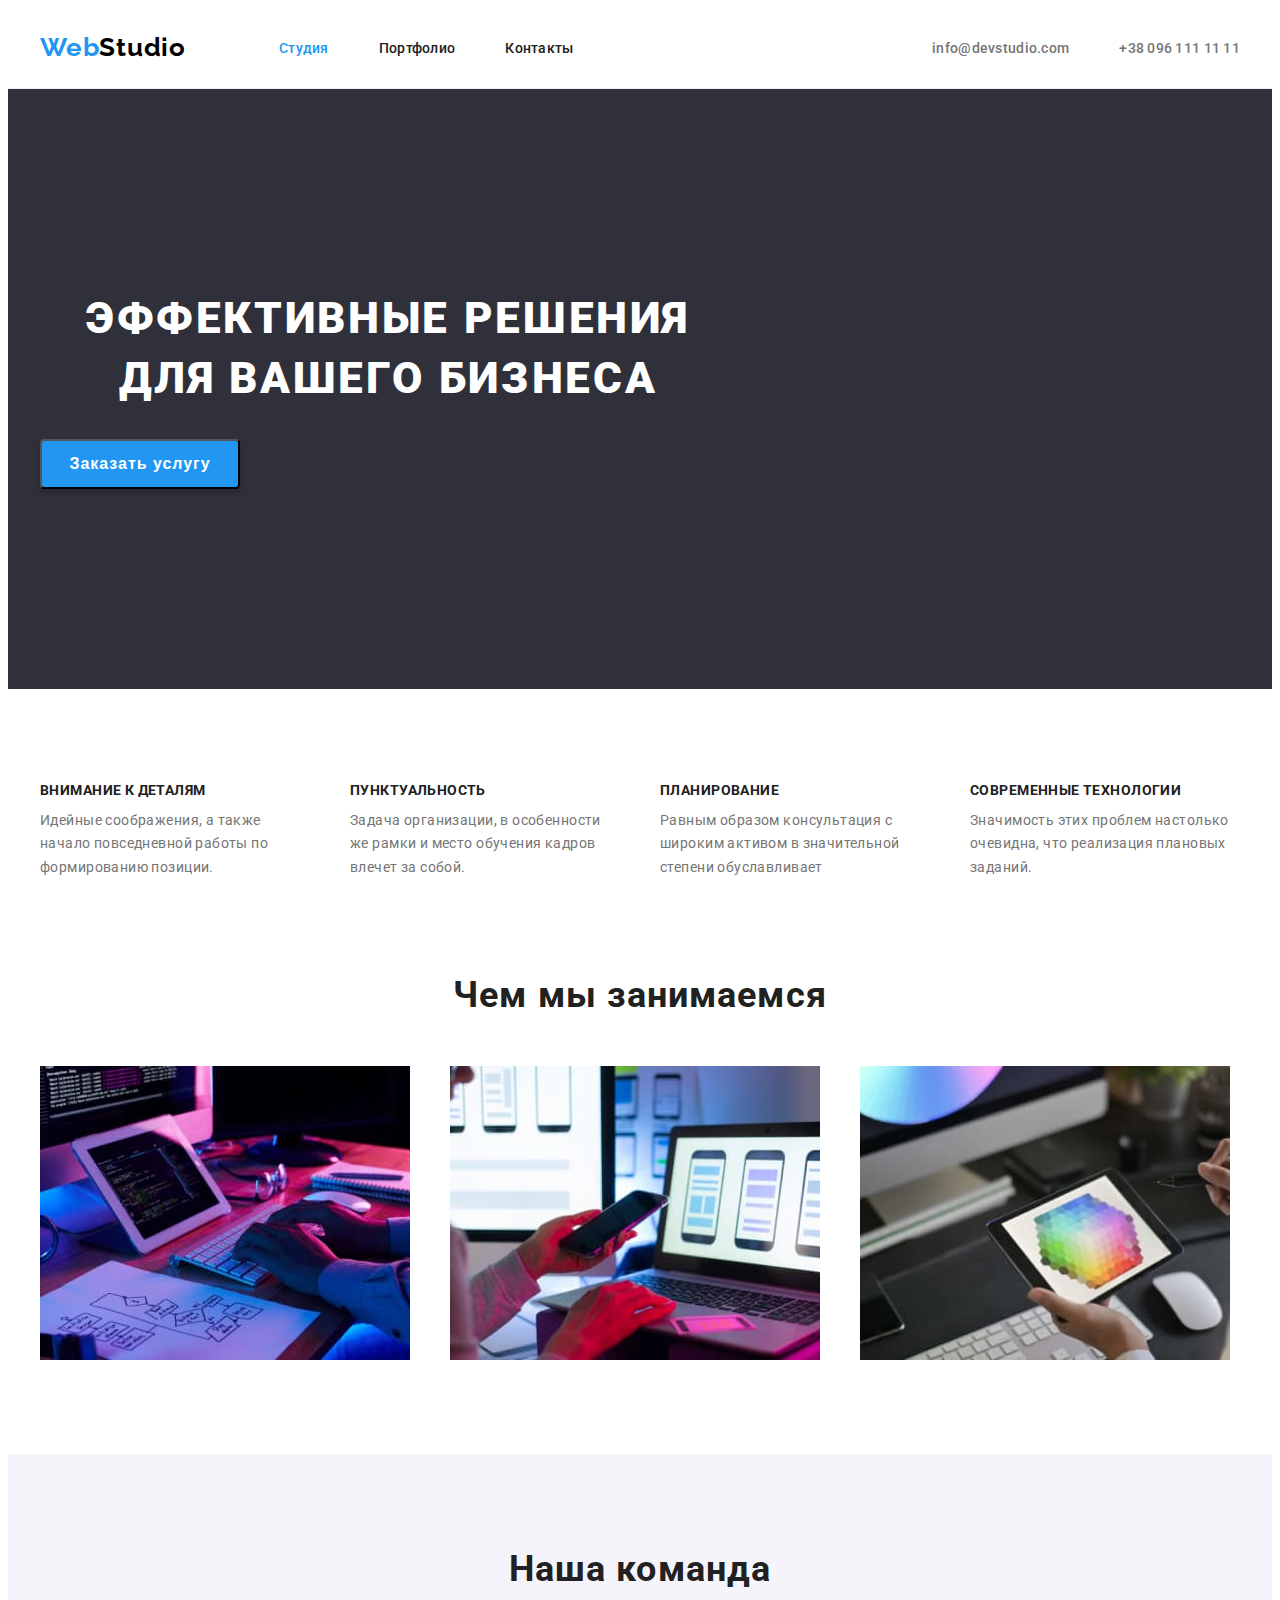
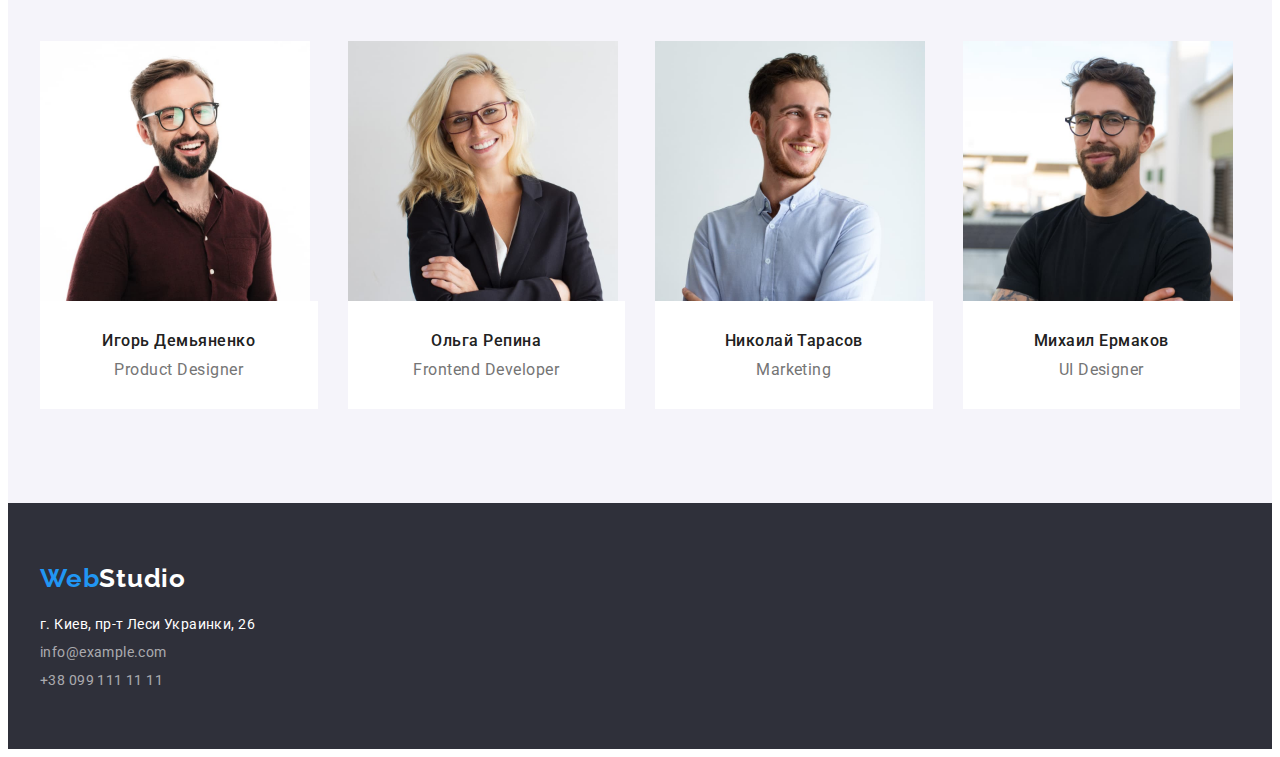
<file: index.html>
<!DOCTYPE html>
<html lang="ru">
  <head>
    <meta charset="UTF-8" />
    <meta http-equiv="X-UA-Compatible" content="IE=edge" />
    <meta name="viewport" content="width=device-width, initial-scale=1.0" />
    <link rel="preconnect" href="https://fonts.googleapis.com" />
    <link rel="preconnect" href="https://fonts.gstatic.com" crossorigin />
    <link
      href="https://fonts.googleapis.com/css2?family=Raleway:wght@700&family=Roboto:wght@400;500;700;900&display=swap"
      rel="stylesheet"
    />
    <title>Web Studio</title>
    <link
      rel="stylesheet"
      href="https://cdnjs.cloudflare.com/ajax/libs/modern-normalize/1.1.0/modern-normalize.min.css"
      integrity="sha512-wpPYUAdjBVSE4KJnH1VR1HeZfpl1ub8YT/NKx4PuQ5NmX2tKuGu6U/JRp5y+Y8XG2tV+wKQpNHVUX03MfMFn9Q=="
      crossorigin="anonymous"
      referrerpolicy="no-referrer"
    />
    <link rel="stylesheet" href="./css/style.css" />
  </head>
  <body>
    <!-- header -->
    <header class="header">
      <div class="container">
        <a class="link logo first-logo-color header-logo" href="./index.html"
          >Web<span class="second-logo-color">Studio</span></a
        >
        <nav>
          <ul class="list header-nav-list">
            <li class="header-item">
              <a class="link main-nav main-nav-active" href="index.html">Студия</a>
            </li>
            <li class="header-item">
              <a class="link main-nav" href="portfolio.html">Портфолио</a>
            </li>
            <li class="header-item"><a class="link main-nav" href="">Контакты</a></li>
          </ul>
        </nav>
        <ul class="list feedback-content-list">
          <li class="feedback-item">
            <a class="link feedback" href="mailto:info@devstudio.com">info@devstudio.com</a>
          </li>
          <li class="feedback-item">
            <a class="link feedback" href="tel:+380961111111">+38 096 111 11 11</a>
          </li>
        </ul>
      </div>
    </header>
    <!-- main -->
    <main>
      <!-- section-1 -->
      <section class="main-section">
        <div class="container">
          <h1 class="main-section-text">Эффективные решения для вашего бизнеса</h1>
          <button class="main-section-btn" type="button">Заказать услугу</button>
        </div>
      </section>
      <!-- section-2 -->
      <section class="section">
        <div class="container">
          <h2 class="visually-hidden">Наши преимущества</h2>
          <ul class="list feature-content">
            <li>
              <h3 class="feature">Внимание к деталям</h3>
              <p class="feature-title">
                Идейные соображения, а также начало повседневной работы по формированию позиции.
              </p>
            </li>
            <li>
              <h3 class="feature">Пунктуальность</h3>
              <p class="feature-title">
                Задача организации, в особенности же рамки и место обучения кадров влечет за собой.
              </p>
            </li>
            <li>
              <h3 class="feature">Планирование</h3>
              <p class="feature-title">
                Равным образом консультация с широким активом в значительной степени обуславливает
              </p>
            </li>
            <li>
              <h3 class="feature">Современные технологии</h3>
              <p class="feature-title">
                Значимость этих проблем настолько очевидна, что реализация плановых заданий.
              </p>
            </li>
          </ul>
        </div>
      </section>
      <!-- section-3 -->
      <section class="section-about section">
        <div class="container">
          <h2 class="about">Чем мы занимаемся</h2>
          <ul class="list about-content">
            <li class="about-item">
              <img
                src="./image/sec1-img1.jpg"
                alt="человек кодит на пк"
                width="370"
                height="294"
                class="about-img"
              />
            </li>
            <li class="about-item">
              <img
                src="./image/sec1-img2.jpg"
                alt="девушка сидит в ноутбуке"
                width="370"
                height="294"
                class="about-img"
              />
            </li>
            <li class="about-item">
              <img
                src="./image/sec1-img3.jpg"
                alt="девушка работает с палитрой"
                width="370"
                height="294"
                class="about-img"
              />
            </li>
          </ul>
        </div>
      </section>
      <!-- section-4 -->
      <section class="our-team-bg section">
        <div class="container">
          <h2 class="about">Наша команда</h2>
          <ul class="list worker-list">
            <li class="worker-item">
              <img src="./image/worker-man-1.jpg" alt="мужчина в очках" width="270" height="260" />
              <div class="worker-content">
                <h3 class="worker worker-name">Игорь Демьяненко</h3>
                <p class="worker worker-job" lang="en">Product Designer</p>
              </div>
            </li>
            <li class="worker-item">
              <img src="./image/worker-woman.jpg" alt="девушка в очках" width="270" height="260" />
              <div class="worker-content">
                <h3 class="worker worker-name">Ольга Репина</h3>
                <p class="worker worker-job" lang="en">Frontend Developer</p>
              </div>
            </li>
            <li class="worker-item">
              <img src="./image/worker-man-2.jpg" alt="парень" width="270" height="260" />
              <div class="worker-content">
                <h3 class="worker worker-name">Николай Тарасов</h3>
                <p class="worker worker-job" lang="en">Marketing</p>
              </div>
            </li>
            <li class="worker-item">
              <img src="./image/worker-man-3.jpg" alt="парень в очках" width="270" height="260" />
              <div class="worker-content">
                <h3 class="worker worker-name">Михаил Ермаков</h3>
                <p class="worker worker-job" lang="en">UI Designer</p>
              </div>
            </li>
          </ul>
        </div>
      </section>
    </main>
    <!-- footer -->
    <footer class="footer-bg">
      <div class="container">
        <a class="link logo first-logo-color" href="./index.html"
          >Web<span class="footer-logo-color">Studio</span></a
        >
        <address class="address-content">
          <ul class="list">
            <li class="address-item">
              <a
                class="link addres addres-map"
                href="https://www.google.com/maps/place/%D0%B1%D1%83%D0%BB%D1%8C%D0%B2%D0%B0%D1%80+%D0%9B%D0%B5%D1%81%D1%96+%D0%A3%D0%BA%D1%80%D0%B0%D1%97%D0%BD%D0%BA%D0%B8,+26,+%D0%9A%D0%B8%D1%97%D0%B2,+02000/@50.4265807,30.5361971,17z/data=!3m1!4b1!4m5!3m4!1s0x40d4cf0e033ecbe9:0x57a4dffefec77da0!8m2!3d50.4265807!4d30.5383858"
                >г. Киев, пр-т Леси Украинки, 26</a
              >
            </li>
            <li class="address-item">
              <a class="link addres addres-feedback" href="mailto:info@example.com"
                >info@example.com</a
              >
            </li>
            <li class="address-item">
              <a class="link addres addres-feedback" href="tel:+380991111111">+38 099 111 11 11</a>
            </li>
          </ul>
        </address>
      </div>
    </footer>
  </body>
</html>
</file>
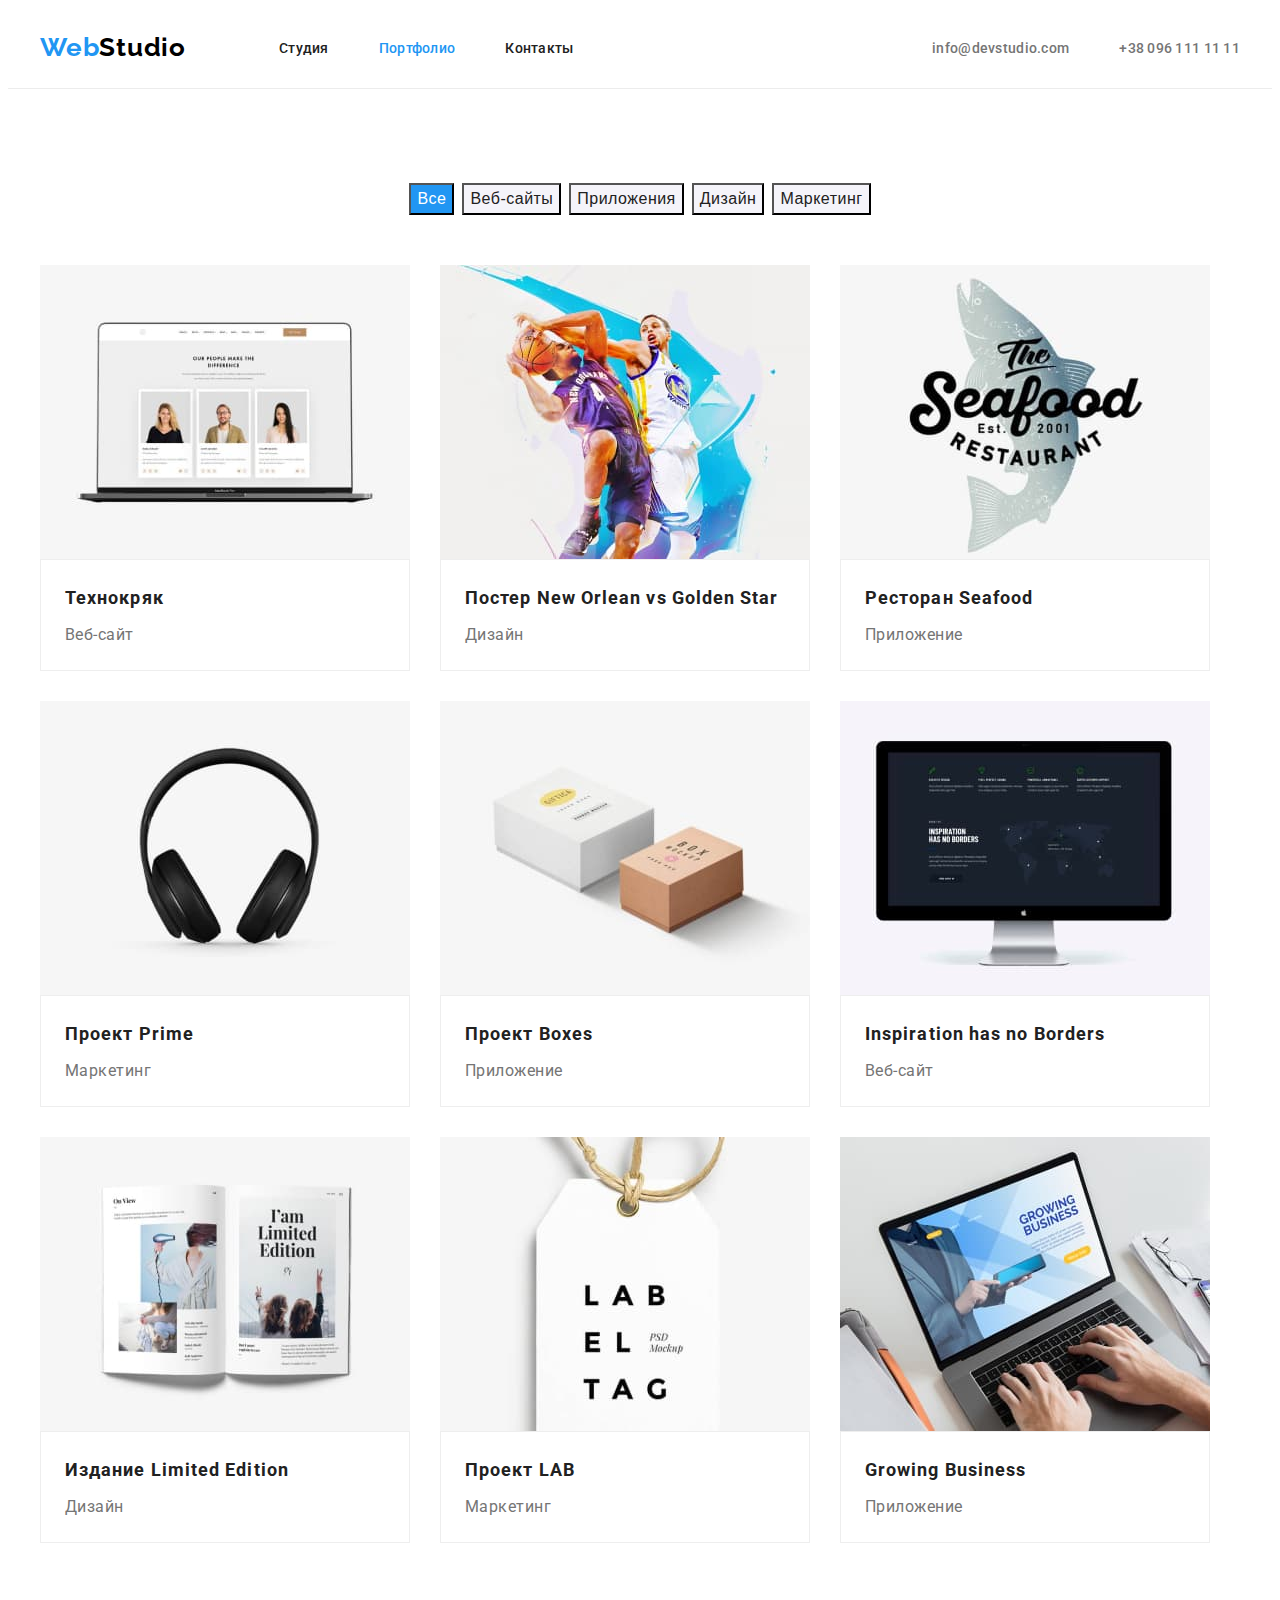
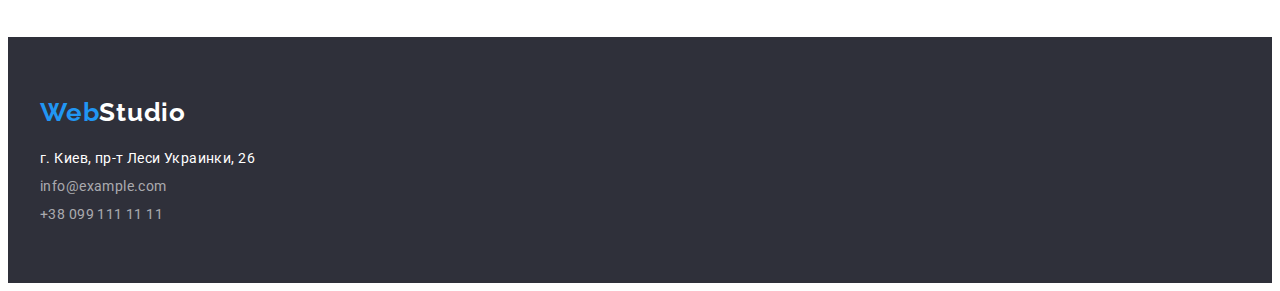
<file: portfolio.html>
<!DOCTYPE html>
<html lang="ru">
  <head>
    <meta charset="UTF-8" />
    <meta http-equiv="X-UA-Compatible" content="IE=edge" />
    <meta name="viewport" content="width=device-width, initial-scale=1.0" />
    <link rel="preconnect" href="https://fonts.googleapis.com" />
    <link rel="preconnect" href="https://fonts.gstatic.com" crossorigin />
    <link
      href="https://fonts.googleapis.com/css2?family=Raleway:wght@700&family=Roboto:wght@400;500;700;900&display=swap"
      rel="stylesheet"
    />
    <title>Portfolio</title>
    <link
      rel="stylesheet"
      href="https://cdnjs.cloudflare.com/ajax/libs/modern-normalize/1.1.0/modern-normalize.min.css"
      integrity="sha512-wpPYUAdjBVSE4KJnH1VR1HeZfpl1ub8YT/NKx4PuQ5NmX2tKuGu6U/JRp5y+Y8XG2tV+wKQpNHVUX03MfMFn9Q=="
      crossorigin="anonymous"
      referrerpolicy="no-referrer"
    />
    <link rel="stylesheet" href="./css/style.css" />
  </head>
  <body>
    <!-- header -->
    <header class="header">
      <div class="container">
        <a class="link logo first-logo-color header-logo" href="./index.html"
          >Web<span class="second-logo-color">Studio</span></a
        >
        <nav>
          <ul class="list header-nav-list">
            <li class="header-item">
              <a class="link main-nav" href="index.html">Студия</a>
            </li>
            <li class="header-item">
              <a class="link main-nav main-nav-active" href="portfolio.html">Портфолио</a>
            </li>
            <li class="header-item"><a class="link main-nav" href="">Контакты</a></li>
          </ul>
        </nav>
        <ul class="list feedback-content-list">
          <li class="feedback-item">
            <a class="link feedback" href="mailto:info@devstudio.com">info@devstudio.com</a>
          </li>
          <li class="feedback-item">
            <a class="link feedback" href="tel:+380961111111">+38 096 111 11 11</a>
          </li>
        </ul>
      </div>
    </header>
    <!-- main -->
    <main>
      <section class="section">
        <div class="container">
          <h1 class="visually-hidden">Проекты</h1>
          <ul class="list filter-list">
            <li class="filter-item">
              <button class="filter-btn filter-btn-active" type="button">Все</button>
            </li>
            <li class="filter-item"><button class="filter-btn" type="button">Веб-сайты</button></li>
            <li class="filter-item">
              <button class="filter-btn" type="button">Приложения</button>
            </li>
            <li class="filter-item"><button class="filter-btn" type="button">Дизайн</button></li>
            <li class="filter-item"><button class="filter-btn" type="button">Маркетинг</button></li>
          </ul>
          <ul class="list project-list">
            <li class="project-item">
              <img src="./image/techocrak.jpg" alt="ноутбук" width="370" height="294" />
              <div class="project-content">
                <h2 class="project-name">Технокряк</h2>
                <p class="project-kind">Веб-сайт</p>
              </div>
            </li>
            <li class="project-item">
              <img src="./image/poster.jpg" alt="постер" width="370" height="294" />
              <div class="project-content">
                <h2 class="project-name">Постер New Orlean vs Golden Star</h2>
                <p class="project-kind">Дизайн</p>
              </div>
            </li>
            <li class="project-item">
              <img
                src="./image/restaurant-logo.jpg"
                alt="лого ресторана"
                width="370"
                height="294"
              />
              <div class="project-content">
                <h2 class="project-name">Ресторан Seafood</h2>
                <p class="project-kind">Приложение</p>
              </div>
            </li>
            <li class="project-item">
              <img src="./image/prime.jpg" alt="навушники" width="370" height="294" />
              <div class="project-content">
                <h2 class="project-name">Проект Prime</h2>
                <p class="project-kind">Маркетинг</p>
              </div>
            </li>
            <li class="project-item">
              <img src="./image/boxes.jpg" alt="коробки" width="370" height="294" />
              <div class="project-content">
                <h2 class="project-name">Проект Boxes</h2>
                <p class="project-kind">Приложение</p>
              </div>
            </li>
            <li class="project-item">
              <img src="./image/tv.jpg" alt="монітор" width="370" height="294" />
              <div class="project-content">
                <h2 class="project-name">Inspiration has no Borders</h2>
                <p class="project-kind">Веб-сайт</p>
              </div>
            </li>
            <li class="project-item">
              <img src="./image/book.jpg" alt="книга" width="370" height="294" />
              <div class="project-content">
                <h2 class="project-name">Издание Limited Edition</h2>
                <p class="project-kind">Дизайн</p>
              </div>
            </li>
            <li class="project-item">
              <img src="./image/lab.jpg" alt="бірка" width="370" height="294" />
              <div class="project-content">
                <h2 class="project-name">Проект LAB</h2>
                <p class="project-kind">Маркетинг</p>
              </div>
            </li>
            <li class="project-item">
              <img src="./image/laptop.jpg" alt="ноутбук2" width="370" height="294" />
              <div class="project-content">
                <h2 class="project-name">Growing Business</h2>
                <p class="project-kind">Приложение</p>
              </div>
            </li>
          </ul>
        </div>
      </section>
    </main>
    <!-- footer -->
    <footer class="footer-bg">
      <div class="container">
        <a class="link logo first-logo-color" href="./index.html"
          >Web<span class="footer-logo-color">Studio</span></a
        >
        <address class="address-content">
          <ul class="list">
            <li class="address-item">
              <a
                class="link addres addres-map"
                href="https://www.google.com/maps/place/%D0%B1%D1%83%D0%BB%D1%8C%D0%B2%D0%B0%D1%80+%D0%9B%D0%B5%D1%81%D1%96+%D0%A3%D0%BA%D1%80%D0%B0%D1%97%D0%BD%D0%BA%D0%B8,+26,+%D0%9A%D0%B8%D1%97%D0%B2,+02000/@50.4265807,30.5361971,17z/data=!3m1!4b1!4m5!3m4!1s0x40d4cf0e033ecbe9:0x57a4dffefec77da0!8m2!3d50.4265807!4d30.5383858"
                >г. Киев, пр-т Леси Украинки, 26</a
              >
            </li>
            <li class="address-item">
              <a class="link addres addres-feedback" href="mailto:info@example.com"
                >info@example.com</a
              >
            </li>
            <li class="address-item">
              <a class="link addres addres-feedback" href="tel:+380991111111">+38 099 111 11 11</a>
            </li>
          </ul>
        </address>
      </div>
    </footer>
  </body>
</html>
</file>
<file: css/style.css>
:root {
    --first-text: #212121;
    --secont-text: #757575;
    --accent: #2196F3;
}

body {
    color: var(--first-text);
    font-family: 'Roboto',
        sans-serif;
}

p,
h1,
h2,
h3,
h4,
h5,
h6 {
    margin: 0;
}

ul,
ol {
    margin: 0;
    padding-left: 0;
}

img {
    display: block;
}

.container {
    width: 1200px;
    padding-left: 15px;
    padding-right: 15px;
    margin: 0 auto;
}

.visually-hidden {
    position: absolute;
    width: 1px;
    height: 1px;
    margin: -1px;
    border: 0;
    padding: 0;
    white-space: nowrap;
    clip-path: inset(100%);
    clip: rect(0 0 0 0);
    overflow: hidden;
}

.section {
    padding-top: 94px;
    padding-bottom: 94px;
}

.list {
    list-style: none;
}

.link {
    text-decoration: none;
}

/* header */

.header {
    padding-top: 24px;
    padding-bottom: 25px;
    border-bottom: 1px solid #ECECEC;
}

.header .container,
.header-nav-list,
.feedback-content-list {
    display: flex;
    align-items: center;
}

.feedback-content-list {
    margin-left: auto;
}


.header-logo {
    margin-right: 93px;
}

.header-item:not(:last-child),
.feedback-item:not(:last-child) {
    margin-right: 50px;
}

.logo {
    font-family: 'Raleway';
    font-weight: 700;
    font-size: 26px;
    line-height: 1.19;
    letter-spacing: 0.03em;
}

.first-logo-color {
    color: var(--accent);
}

.second-logo-color {
    color: #000000;
}

.main-nav,
.feedback {
    font-weight: 500;
    font-size: 14px;
    line-height: 1.14x;
    letter-spacing: 0.02em;
}

.main-nav {
    color: inherit;
}

.main-nav-active,
.main-nav:hover,
.main-nav:focus {
    color: var(--accent);
}

.feedback {
    color: var(--secont-text);
}

.feedback:hover,
.feedback:focus {
    color: var(--accent);
}

/* section-1 */

.main-section {
    background: #2F303A;
    padding-top: 200px;
    padding-bottom: 200px;
text-align: center;
max-width: 1600px;
margin: 0 auto;
}

.main-section-text {
    font-weight: 900;
    font-size: 44px;
    line-height: 1.36;
    text-align: center;
    letter-spacing: 0.06em;
    text-transform: uppercase;
    color: #FFFFFF;
    max-width: 696px;
    margin-bottom: 30px;

}

.main-section-btn {
    font-weight: 700;
    font-size: 16px;
    line-height: 1.88;
    display: flex;
    justify-content: center;
    align-items: center;
    text-align: center;
    letter-spacing: 0.06em;
    color: #FFFFFF;
    background-color: var(--accent);
    box-shadow: 0px 4px 4px rgba(0, 0, 0, 0.15);
    border-radius: 4px;
    min-width: 200px;
    height: 50px;
}

.main-section-btn:hover,
.main-section-btn:focus {
    background-color: #188CE8;
    box-shadow: 0px 4px 4px rgba(0, 0, 0, 0.15);
    border-radius: 4px;
    cursor: pointer;
}

/* section-2 */

.feature-content {
    display: flex;
    justify-content: space-between;
}

.feature {
    font-weight: 700;
    font-size: 14px;
    line-height: 1.14;
    letter-spacing: 0.03em;
    text-transform: uppercase;
    margin-bottom: 10px;
    max-width: 270px;
}

.feature-title {
    font-size: 14px;
    line-height: 1.71;
    letter-spacing: 0.03em;
    color: var(--secont-text);
    max-width: 270px;
}

/* section-3 */

.about {
    font-weight: 700;
    font-size: 36px;
    line-height: 1.17;
    text-align: center;
    letter-spacing: 0.03em;
    margin-bottom: 50px;
}

.section-about {
    padding-top: 0;
}

.about-content {
    display: flex;
    margin-left: -30px;
}

.about-item {
    flex-basis: calc(100% / 3 - 30px);
    margin-left: 30px;
}

/* section-4 */

.worker-list {
    display: flex;
    margin-left: -30px;
}

.worker-item {
    flex-basis: calc(100% / 4 - 30px);
    margin-left: 30px;
}

.worker {
    font-size: 16px;
    line-height: 1.19;
    text-align: center;
    letter-spacing: 0.03em;
}

.worker-content {
    padding-top: 30px;
    padding-bottom: 30px;
    background-color: #ffffff;
}

.worker-name {
    font-weight: 500;
    margin-bottom: 10px;
}

.worker-job {
    color: var(--secont-text);
}

.our-team-bg {
    background-color: #F5F4FA;
}

/* footer */

.footer-bg {
    background: #2F303A;
    padding-top: 60px;
    padding-bottom: 60px;
}


.footer-content {
    padding-top: 60px;
    padding-bottom: 60px;
}

.footer-logo-color {
    color: #FFFFFF;
}

.addres {
    font-size: 14px;
    line-height: 1.71x;
    letter-spacing: 0.03em;
    font-style: normal;
}

.address-content {
    margin-top: 20px;
}

.address-item {
    margin-bottom: 9px;
}

.address-item:last-child {
    margin-bottom: 0;
}

.addres:hover,
.addres:focus {
    color: var(--accent);
}

.addres-map {
    color: #FFFFFF;
}

.addres-feedback {
    color: rgba(255, 255, 255, 0.6);
    ;
}

/* ------Portfolio------ */

/* filter */

.filter-list {
    display: flex;
    justify-content: center;
    margin-bottom: 50px;
}

.filter-item:not(:first-child) {
    margin-left: 8px;
}

.filter-btn {
    font-weight: 500;
    font-size: 16px;
    line-height: 1.62;
    text-align: center;
    letter-spacing: 0.03em;
    color: var(--first-text);
    background-color: #F5F4FA;
    cursor: pointer
}

.filter-btn:hover,
.filter-btn:focus {
    color: #FFFFFF;
    background-color: var(--accent);
}

.filter-btn-active {
    color: #FFFFFF;
    background-color: var(--accent);

}

.project-content {
    padding: 20px 24px;
    border: 1px solid #EEEEEE;
}

.project-name {
    font-weight: 700;
    font-size: 18px;
    line-height: 2;
    letter-spacing: 0.06em;
    margin-bottom: 4px;
}

.project-kind {
    font-size: 16px;
    line-height: 1.88;
    letter-spacing: 0.03em;
    color: var(--secont-text);
}

.project-list {
    display: flex;
    flex-wrap: wrap;
    margin-left: -30px;
    margin-bottom: -30px;
}

.project-item {
    flex-basis: calc(100% / 3 - 30px);
    margin-left: 30px;
    margin-bottom: 30px;
    max-width: 370px;
}
</file>
